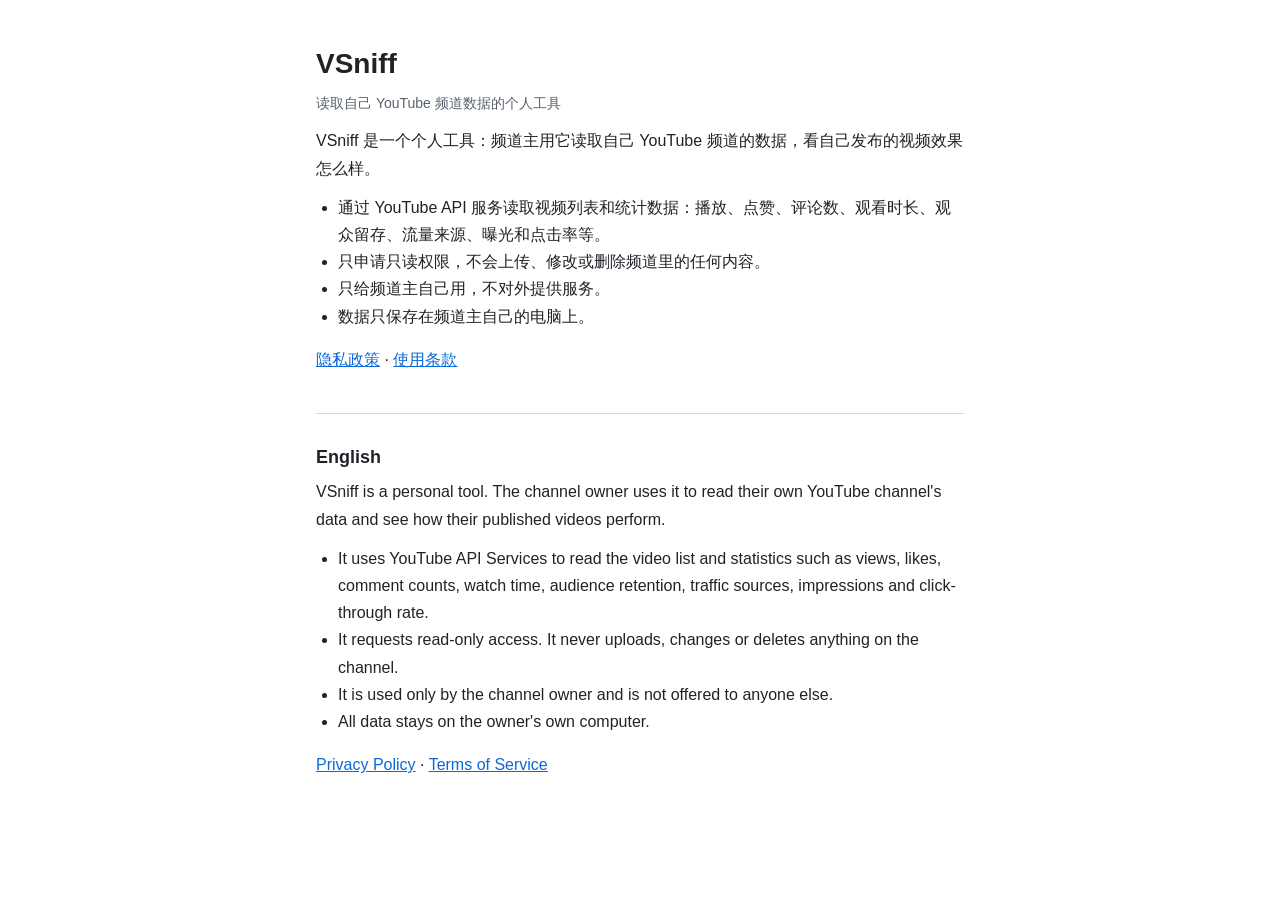
<file: index.html>
<!doctype html>
<html lang="zh-CN">
<head>
<meta charset="utf-8">
<meta name="viewport" content="width=device-width, initial-scale=1">
<title>VSniff</title>
<link rel="stylesheet" href="style.css">
</head>
<body>
<main>
<h1>VSniff</h1>
<p class="meta">读取自己 YouTube 频道数据的个人工具</p>

<p>VSniff 是一个个人工具：频道主用它读取自己 YouTube 频道的数据，看自己发布的视频效果怎么样。</p>
<ul>
<li>通过 YouTube API 服务读取视频列表和统计数据：播放、点赞、评论数、观看时长、观众留存、流量来源、曝光和点击率等。</li>
<li>只申请只读权限，不会上传、修改或删除频道里的任何内容。</li>
<li>只给频道主自己用，不对外提供服务。</li>
<li>数据只保存在频道主自己的电脑上。</li>
</ul>
<p class="links"><a href="privacy.html">隐私政策</a> · <a href="terms.html">使用条款</a></p>

<hr>

<section lang="en" id="en">
<h2>English</h2>
<p>VSniff is a personal tool. The channel owner uses it to read their own YouTube channel's data and see how their published videos perform.</p>
<ul>
<li>It uses YouTube API Services to read the video list and statistics such as views, likes, comment counts, watch time, audience retention, traffic sources, impressions and click-through rate.</li>
<li>It requests read-only access. It never uploads, changes or deletes anything on the channel.</li>
<li>It is used only by the channel owner and is not offered to anyone else.</li>
<li>All data stays on the owner's own computer.</li>
</ul>
<p class="links"><a href="privacy.html#en">Privacy Policy</a> · <a href="terms.html#en">Terms of Service</a></p>
</section>
</main>
</body>
</html>
</file>
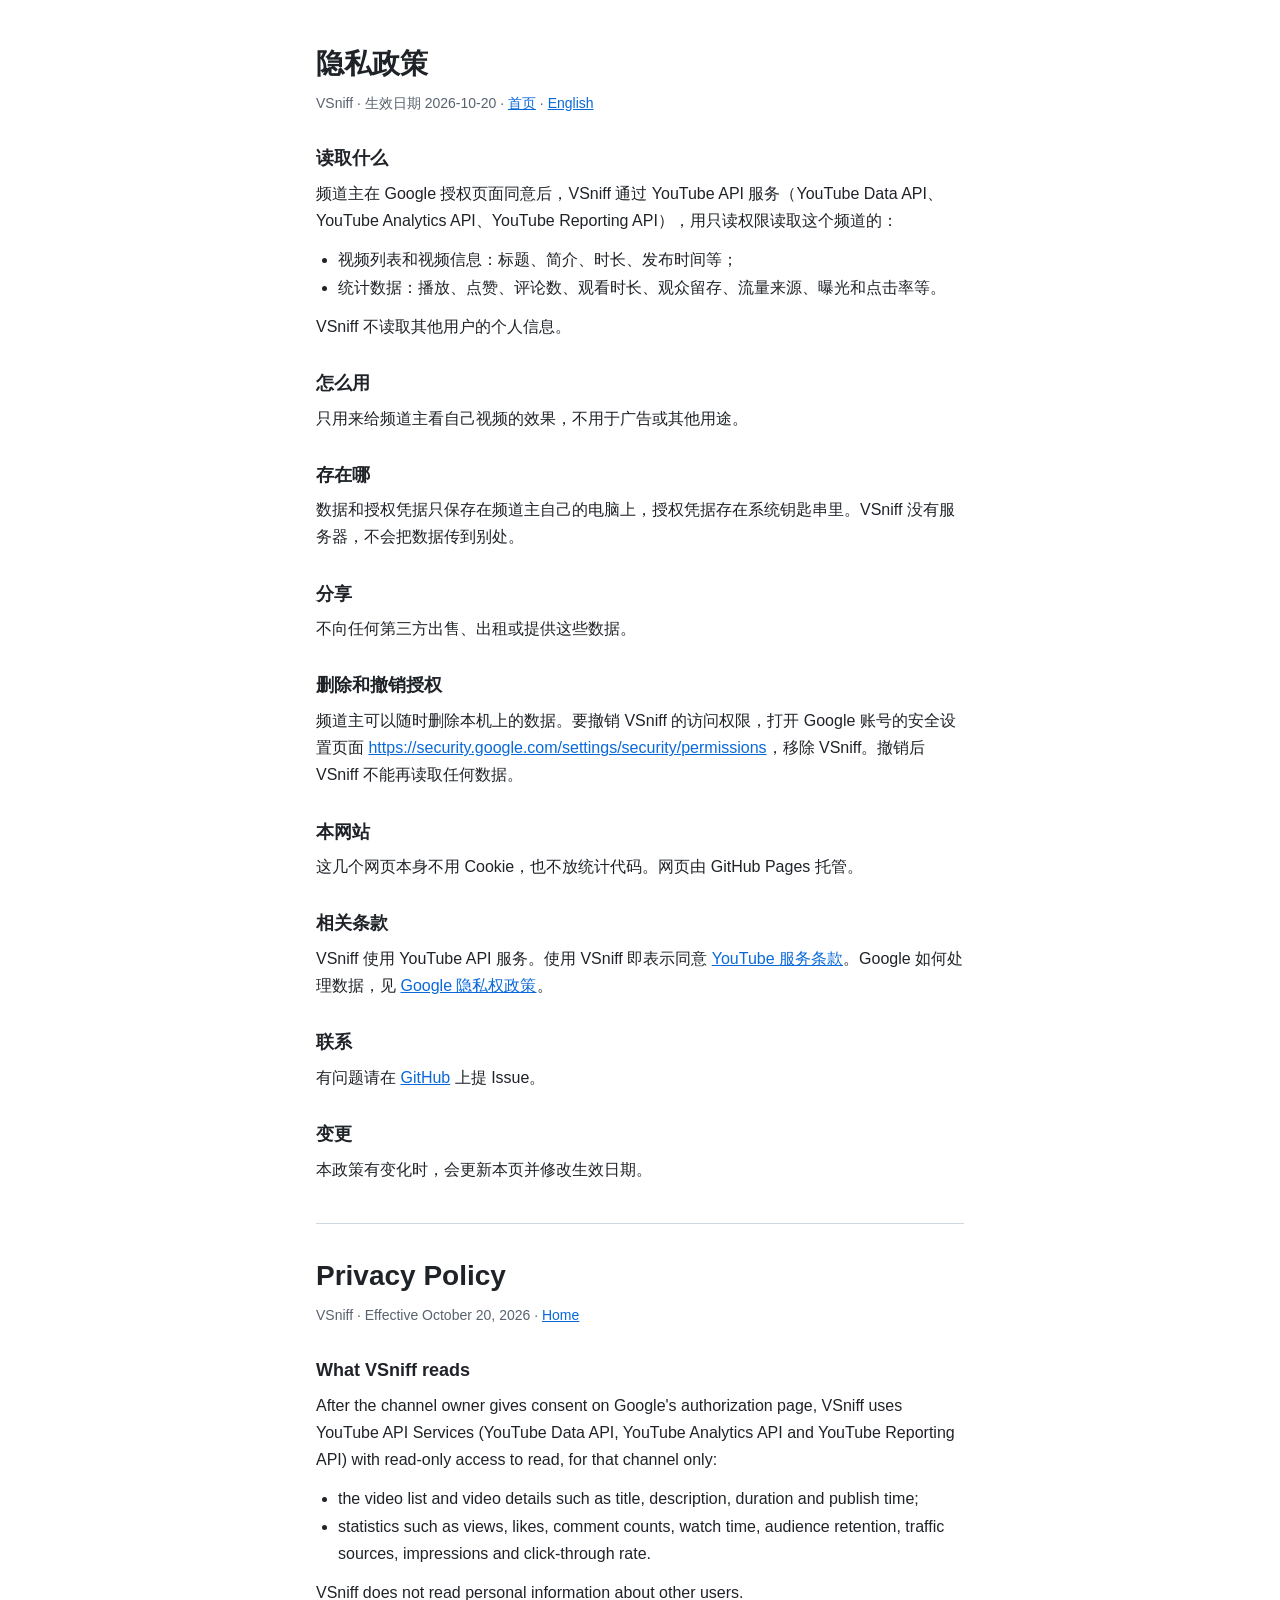
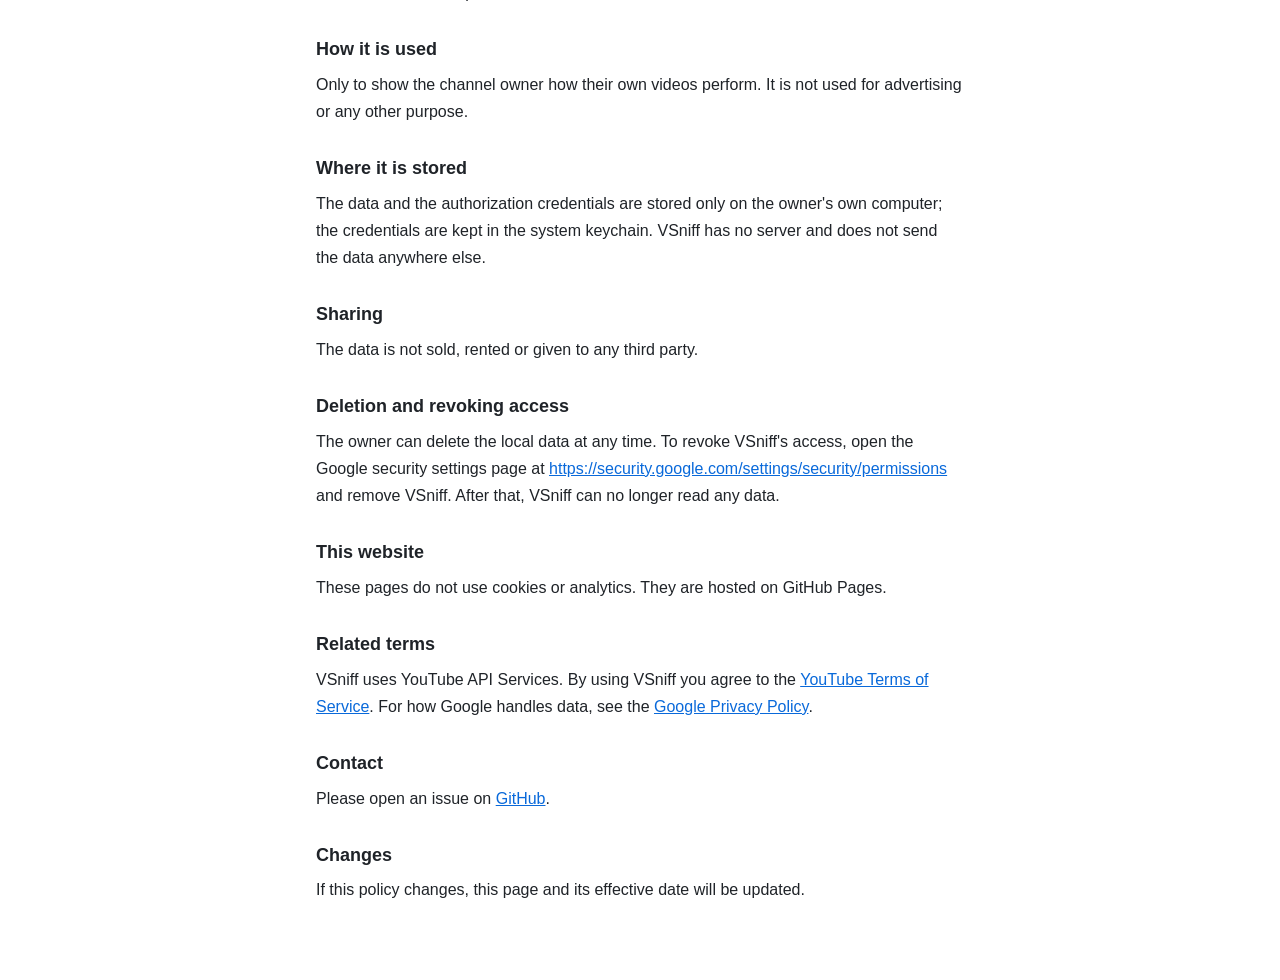
<file: privacy.html>
<!doctype html>
<html lang="zh-CN">
<head>
<meta charset="utf-8">
<meta name="viewport" content="width=device-width, initial-scale=1">
<title>VSniff 隐私政策</title>
<link rel="stylesheet" href="style.css">
</head>
<body>
<main>
<h1>隐私政策</h1>
<p class="meta">VSniff · 生效日期 2026-10-20 · <a href="index.html">首页</a> · <a href="#en">English</a></p>

<h2>读取什么</h2>
<p>频道主在 Google 授权页面同意后，VSniff 通过 YouTube API 服务（YouTube Data API、YouTube Analytics API、YouTube Reporting API），用只读权限读取这个频道的：</p>
<ul>
<li>视频列表和视频信息：标题、简介、时长、发布时间等；</li>
<li>统计数据：播放、点赞、评论数、观看时长、观众留存、流量来源、曝光和点击率等。</li>
</ul>
<p>VSniff 不读取其他用户的个人信息。</p>

<h2>怎么用</h2>
<p>只用来给频道主看自己视频的效果，不用于广告或其他用途。</p>

<h2>存在哪</h2>
<p>数据和授权凭据只保存在频道主自己的电脑上，授权凭据存在系统钥匙串里。VSniff 没有服务器，不会把数据传到别处。</p>

<h2>分享</h2>
<p>不向任何第三方出售、出租或提供这些数据。</p>

<h2>删除和撤销授权</h2>
<p>频道主可以随时删除本机上的数据。要撤销 VSniff 的访问权限，打开 Google 账号的安全设置页面 <a href="https://security.google.com/settings/security/permissions">https://security.google.com/settings/security/permissions</a>，移除 VSniff。撤销后 VSniff 不能再读取任何数据。</p>

<h2>本网站</h2>
<p>这几个网页本身不用 Cookie，也不放统计代码。网页由 GitHub Pages 托管。</p>

<h2>相关条款</h2>
<p>VSniff 使用 YouTube API 服务。使用 VSniff 即表示同意 <a href="https://www.youtube.com/t/terms">YouTube 服务条款</a>。Google 如何处理数据，见 <a href="https://policies.google.com/privacy">Google 隐私权政策</a>。</p>

<h2>联系</h2>
<p>有问题请在 <a href="https://github.com/D0N2023/GPub/issues">GitHub</a> 上提 Issue。</p>

<h2>变更</h2>
<p>本政策有变化时，会更新本页并修改生效日期。</p>

<hr>

<section lang="en" id="en">
<h1>Privacy Policy</h1>
<p class="meta">VSniff · Effective October 20, 2026 · <a href="index.html#en">Home</a></p>

<h2>What VSniff reads</h2>
<p>After the channel owner gives consent on Google's authorization page, VSniff uses YouTube API Services (YouTube Data API, YouTube Analytics API and YouTube Reporting API) with read-only access to read, for that channel only:</p>
<ul>
<li>the video list and video details such as title, description, duration and publish time;</li>
<li>statistics such as views, likes, comment counts, watch time, audience retention, traffic sources, impressions and click-through rate.</li>
</ul>
<p>VSniff does not read personal information about other users.</p>

<h2>How it is used</h2>
<p>Only to show the channel owner how their own videos perform. It is not used for advertising or any other purpose.</p>

<h2>Where it is stored</h2>
<p>The data and the authorization credentials are stored only on the owner's own computer; the credentials are kept in the system keychain. VSniff has no server and does not send the data anywhere else.</p>

<h2>Sharing</h2>
<p>The data is not sold, rented or given to any third party.</p>

<h2>Deletion and revoking access</h2>
<p>The owner can delete the local data at any time. To revoke VSniff's access, open the Google security settings page at <a href="https://security.google.com/settings/security/permissions">https://security.google.com/settings/security/permissions</a> and remove VSniff. After that, VSniff can no longer read any data.</p>

<h2>This website</h2>
<p>These pages do not use cookies or analytics. They are hosted on GitHub Pages.</p>

<h2>Related terms</h2>
<p>VSniff uses YouTube API Services. By using VSniff you agree to the <a href="https://www.youtube.com/t/terms">YouTube Terms of Service</a>. For how Google handles data, see the <a href="https://policies.google.com/privacy">Google Privacy Policy</a>.</p>

<h2>Contact</h2>
<p>Please open an issue on <a href="https://github.com/D0N2023/GPub/issues">GitHub</a>.</p>

<h2>Changes</h2>
<p>If this policy changes, this page and its effective date will be updated.</p>
</section>
</main>
</body>
</html>
</file>
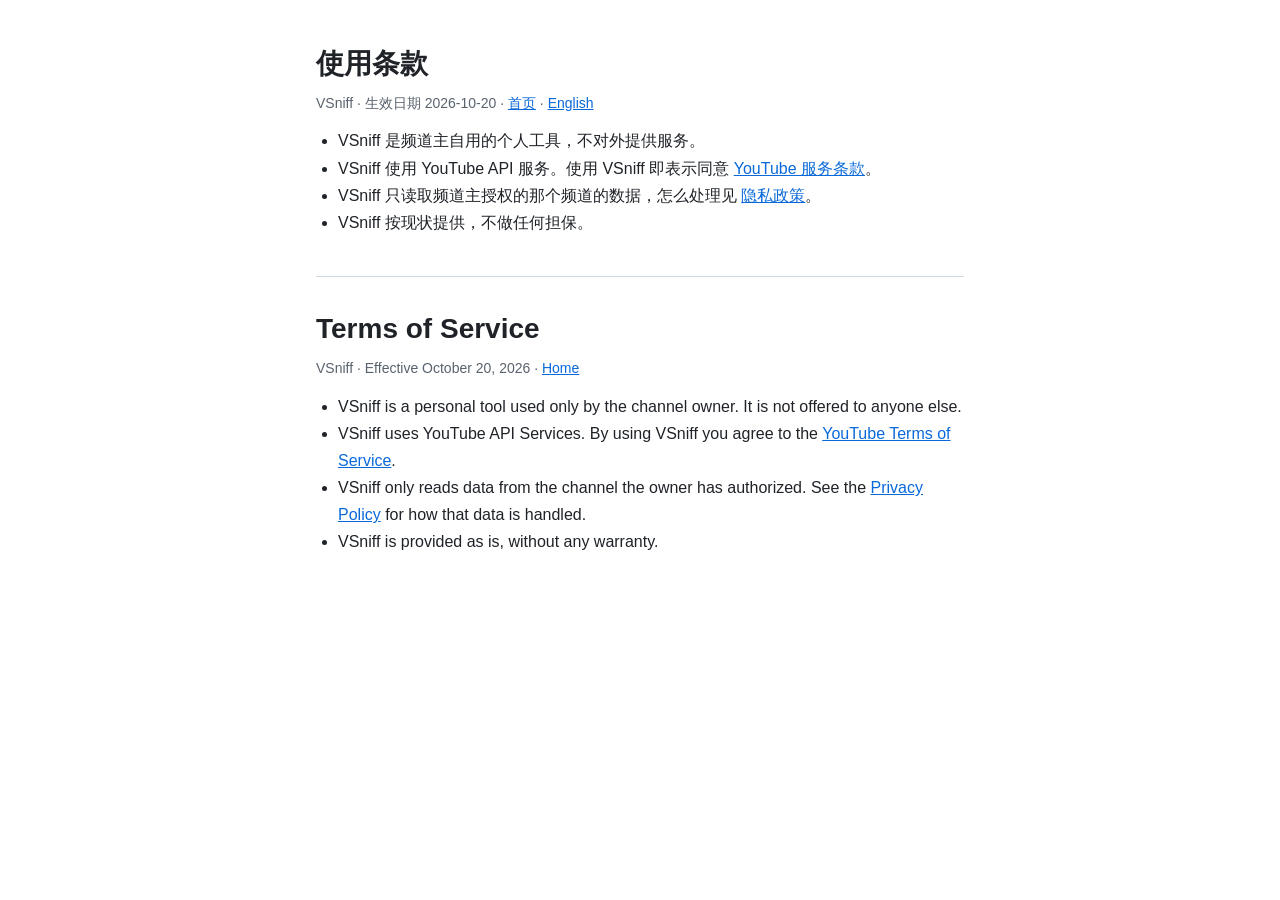
<file: terms.html>
<!doctype html>
<html lang="zh-CN">
<head>
<meta charset="utf-8">
<meta name="viewport" content="width=device-width, initial-scale=1">
<title>VSniff 使用条款</title>
<link rel="stylesheet" href="style.css">
</head>
<body>
<main>
<h1>使用条款</h1>
<p class="meta">VSniff · 生效日期 2026-10-20 · <a href="index.html">首页</a> · <a href="#en">English</a></p>

<ul>
<li>VSniff 是频道主自用的个人工具，不对外提供服务。</li>
<li>VSniff 使用 YouTube API 服务。使用 VSniff 即表示同意 <a href="https://www.youtube.com/t/terms">YouTube 服务条款</a>。</li>
<li>VSniff 只读取频道主授权的那个频道的数据，怎么处理见 <a href="privacy.html">隐私政策</a>。</li>
<li>VSniff 按现状提供，不做任何担保。</li>
</ul>

<hr>

<section lang="en" id="en">
<h1>Terms of Service</h1>
<p class="meta">VSniff · Effective October 20, 2026 · <a href="index.html#en">Home</a></p>
<ul>
<li>VSniff is a personal tool used only by the channel owner. It is not offered to anyone else.</li>
<li>VSniff uses YouTube API Services. By using VSniff you agree to the <a href="https://www.youtube.com/t/terms">YouTube Terms of Service</a>.</li>
<li>VSniff only reads data from the channel the owner has authorized. See the <a href="privacy.html#en">Privacy Policy</a> for how that data is handled.</li>
<li>VSniff is provided as is, without any warranty.</li>
</ul>
</section>
</main>
</body>
</html>
</file>
<file: style.css>
:root {
  --bg: #ffffff;
  --fg: #1f2328;
  --muted: #59636e;
  --line: #d1d9e0;
  --link: #0969da;
}
@media (prefers-color-scheme: dark) {
  :root {
    --bg: #0d1117;
    --fg: #e6edf3;
    --muted: #9198a1;
    --line: #3d444d;
    --link: #4493f8;
  }
}
* { box-sizing: border-box; }
body {
  margin: 0;
  background: var(--bg);
  color: var(--fg);
  font: 16px/1.7 -apple-system, BlinkMacSystemFont, "PingFang SC", "Hiragino Sans GB", "Microsoft YaHei", "Segoe UI", sans-serif;
}
main { max-width: 680px; margin: 0 auto; padding: 40px 16px 64px; }
h1 { font-size: 28px; margin: 0 0 4px; }
h2 { font-size: 18px; margin: 28px 0 6px; }
p, ul { margin: 0 0 12px; }
ul { padding-left: 22px; }
a { color: var(--link); }
.meta { color: var(--muted); font-size: 14px; }
.links { margin-top: 16px; }
hr { border: 0; border-top: 1px solid var(--line); margin: 40px 0 28px; }
</file>
